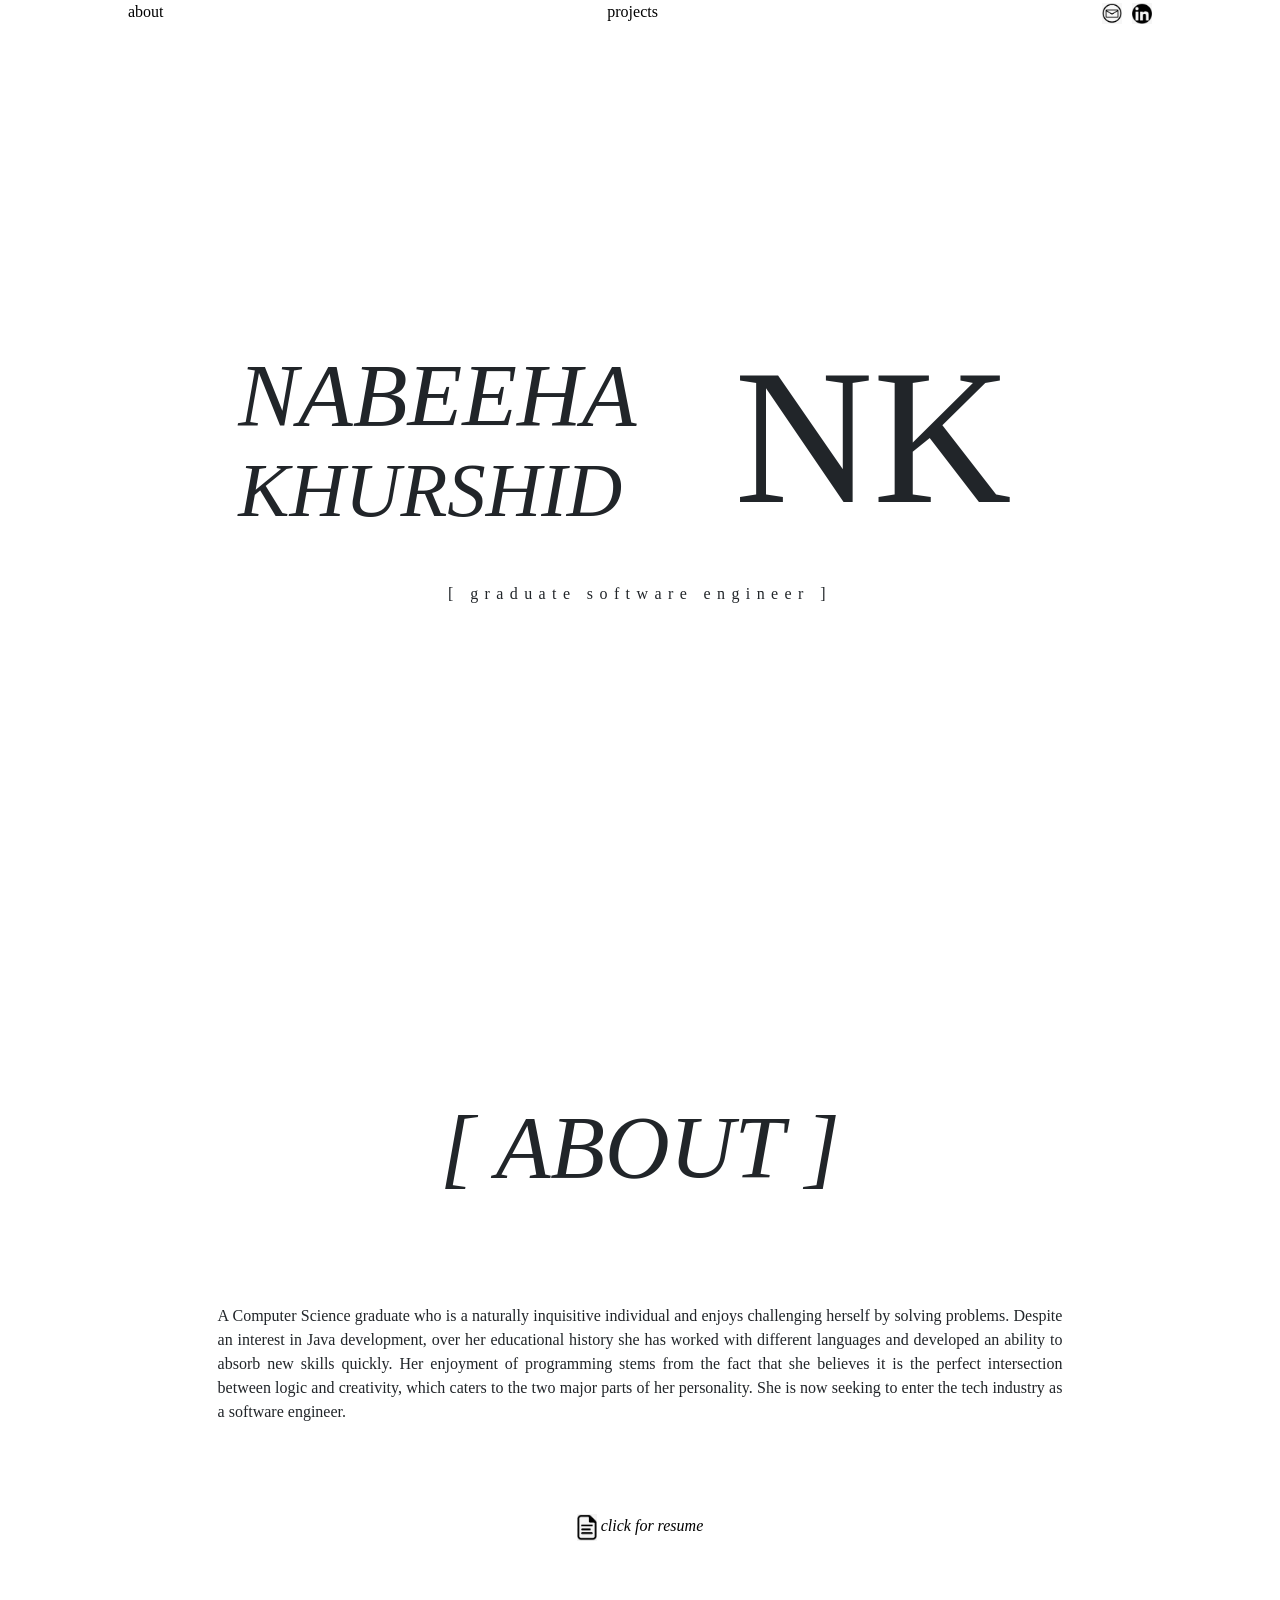
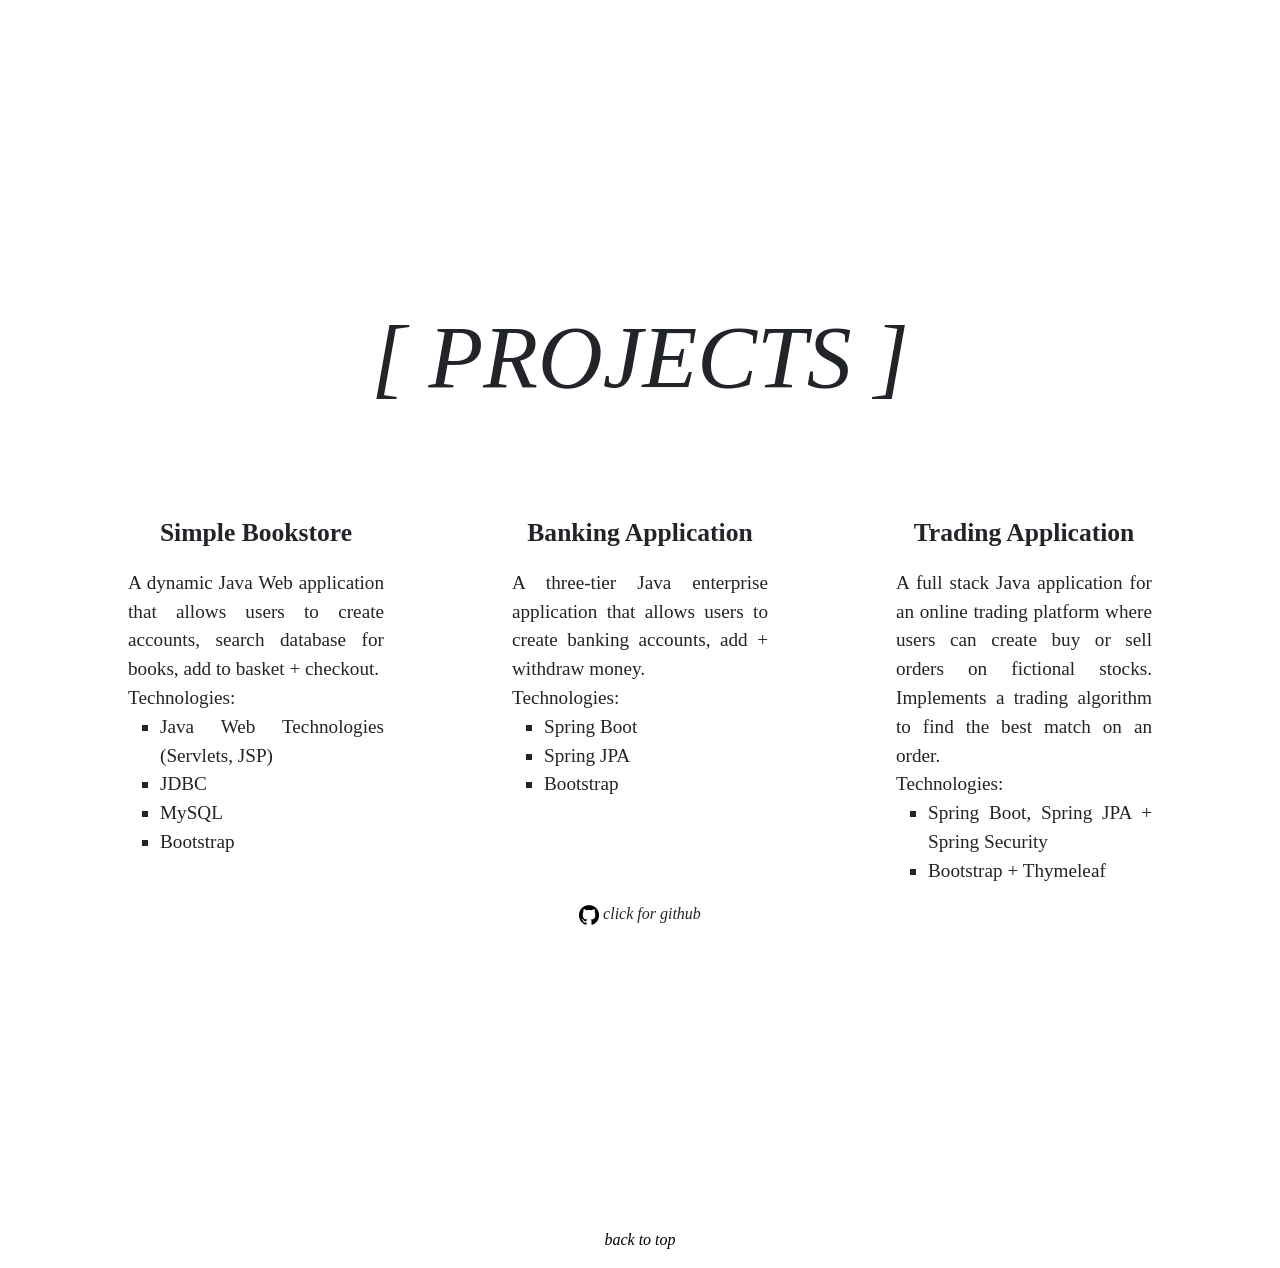
<file: index.html>
<!DOCTYPE html>
<html>
    <head>

        <link href="https://cdn.jsdelivr.net/npm/bootstrap@5.3.0-alpha3/dist/css/bootstrap.min.css" rel="stylesheet" integrity="sha384-KK94CHFLLe+nY2dmCWGMq91rCGa5gtU4mk92HdvYe+M/SXH301p5ILy+dN9+nJOZ" crossorigin="anonymous">
        <link href="resources/index.css" rel="stylesheet" type="text/css">
        <title>Nabeeha Khurshid</title>
    </head>
    <body>
        <nav id="nav">
            <div class="outer-nav">
                <div class="nav-item">
                    <a href="#about">about</a>
                </div>
                <div class="nav-item" >
                    <a href="#projects">projects</a>
                </div>
                <div class="nav-item">
                    <div class="">
                        <a href="mailto:nabeehak@icloud.com"><img class="contact-icon" src="resources/email.png" style="width: 20px; margin-right: .5vw;"></a>
                            <img class="contact-icon" src="resources/linkedin.png" onclick="window.open('https://linkedin.com/in/nabeeha-khurshid')" style="width: 20px;">
                    </div>
                </div>
            </div>
        </nav>
        <div style="display: flex; flex-direction: column; justify-content: center; height: 100vh;">
            <div class="home">
                <div class="name home-item">
                    <em>
                        <p class="name-item">NABEEHA</p>
                        <p class="name-item" style="font-size: 6vw;">KHURSHID</p>
                    </em>
                </div>
                <div class="home-item" style="font-size: 15vw;">
                    NK
                </div>  
            </div>
                <div style="text-align: center; letter-spacing: .5vw;"> [ graduate software engineer ]</div>
        </div>
        
        <div class="about" id="about">
            <div class="title" style="padding-top: 10vh;"><em>[ ABOUT ]</em></div>
            <div style="margin: 10vh 17vw; text-align: justify;">
                A Computer Science graduate who is a naturally inquisitive individual and enjoys challenging herself by solving problems. Despite an interest in Java development, over her educational history she has worked with different languages and developed an ability to absorb new skills quickly. Her enjoyment of programming stems from the fact that she believes it is the perfect intersection between logic and creativity, which caters to the two major parts of her personality. She is now seeking to enter the tech industry as a software engineer.
            </div>
            <p style="text-align: center;">
                <img src="resources/document.png"  style="width: 20px;">
                <em> <a href="/resources/resume-final-general.pdf" style="text-decoration: none; color: black;">click for resume</a></em>
            </p>
        </div>
        <div class="projects" id="projects">
            <div class="title"><em>[ PROJECTS ]</em></div>
            <div class="project-items">
                <div class="project-item">
                    <p style="font-size: 2vw; text-align: center;"><b>Simple Bookstore</b></p>
                    <div style="font-size: 1.5vw; text-align: justify;">
                        A dynamic Java Web application that allows users to create accounts, search database for books, add to basket + checkout.
                        <br>
                        Technologies:
                        <ul>
                            <li>Java Web Technologies (Servlets, JSP)</li>
                            <li>JDBC</li>
                            <li>MySQL</li>
                            <li>Bootstrap</li>
                        </ul>
                    </div>
                </div>
                <div class="project-item">
                    <p style="font-size: 2vw; text-align: center;"><b>Banking Application</b></p>
                    <div style="font-size: 1.5vw; text-align: justify;">
                        A three-tier Java enterprise application that allows users to create banking accounts, add + withdraw money.
                        <br>
                        Technologies:
                        <ul>
                            <li>Spring Boot</li>
                            <li>Spring JPA</li>
                            <li>Bootstrap</li>
                        </ul>
                    </div>
                </div>
                <div class="project-item">
                    <p style="font-size: 2vw; text-align: center;"><b>Trading Application</b></p>
                    <div style="font-size: 1.5vw; text-align: justify;">
                        A full stack Java application for an online trading platform where users can create buy or sell orders on fictional stocks. 
                        Implements a trading algorithm to find the best match on an order.
                        <br>
                        Technologies:
                        <ul>
                            <li>Spring Boot, Spring JPA + Spring Security</li>
                            <li>Bootstrap + Thymeleaf</li>
                        </ul>
                    </div>
                </div>
            </div>
            <p style="text-align: center;" onclick="window.open('https://github.com/noobella')">
                <img src="resources/githubicon.png"  style="width: 20px;">
                <em>click for github</em></p>
        </div>
        <footer>
            <p style="text-align: center; padding-top: 3vw;">
                <em><a href="#nav" style="text-decoration: none; color: black;">back to top</a></em>
            </p>
        </footer>
    </body>
</html>
</file>
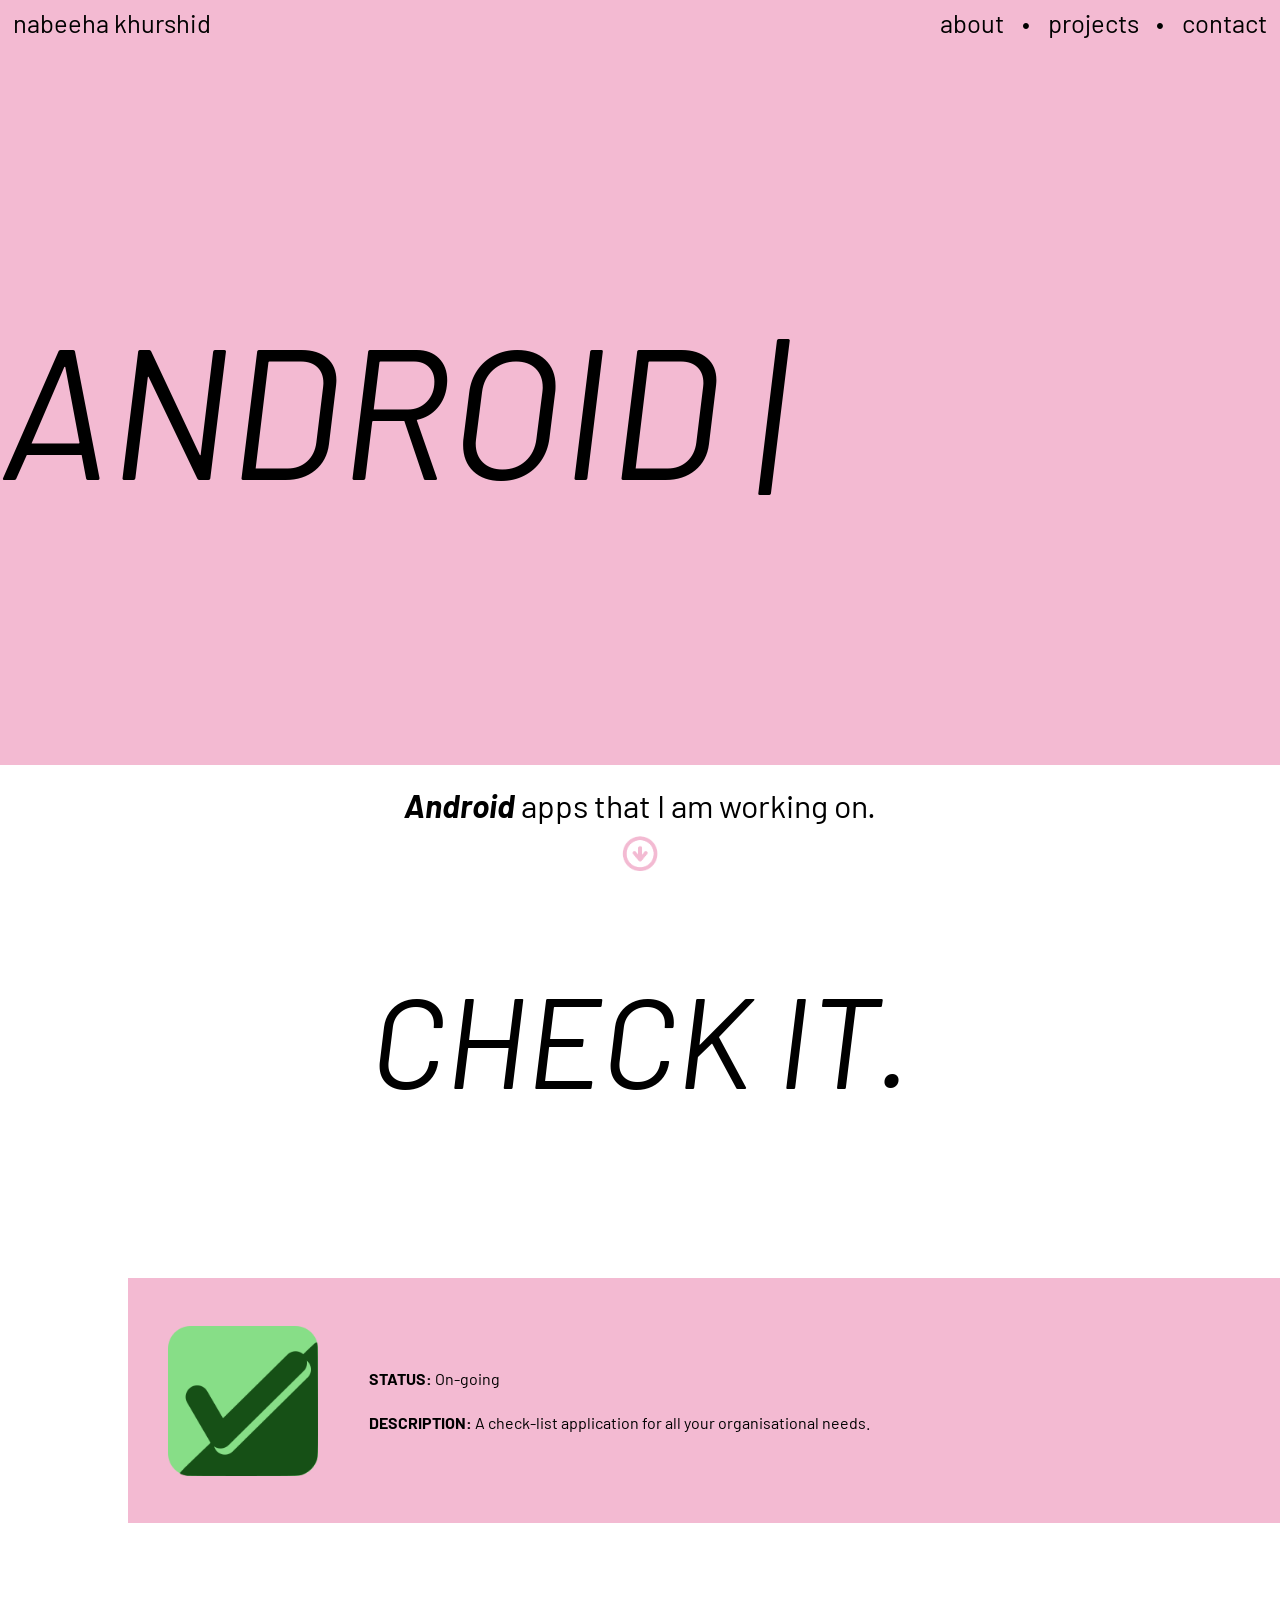
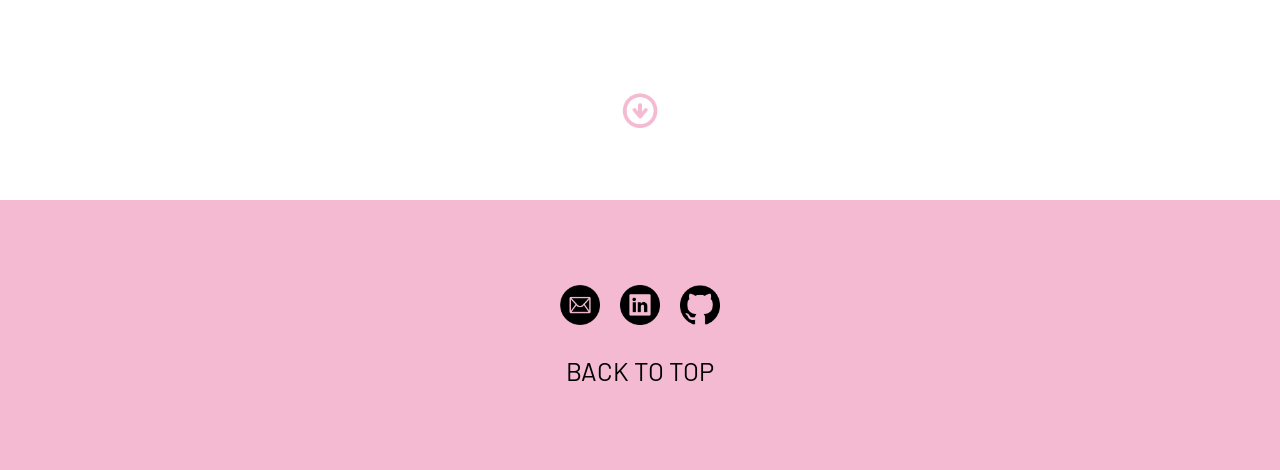
<file: source/html/portfolio-android.html>
<!DOCTYPE html>
<html>
    <head>
        <link href="../css/portfolio-android.css" rel="stylesheet" type="text/css">
        <link href="../css/portfolio-general-style.css" rel="stylesheet" type="text/css">
        <link href="https://fonts.googleapis.com/css2?family=Barlow:ital,wght@0,100;0,200;0,300;0,400;0,500;0,600;0,700;0,800;0,900;1,100;1,200;1,300;1,400;1,500;1,600;1,700;1,800;1,900&family=Montserrat+Subrayada:wght@400;700&display=swap" rel="stylesheet">
        <title>
            NK - Apps
        </title>
    </head>
    <body>
        <header class="flex-container" id="top">
            <p><a href="../../index.html#top">nabeeha khurshid</a></p>
            <nav>
                <span><a href="../../index.html#about-scroll">about</a></span> •
                <span><a href="../../index.html#project-scroll">projects</a></span> •
                <span><a href="#contact">contact</a></span>
            </nav>
        </header>
        <main>
            <div class="welcome content-box flex-container">
                <p class="box" id="welcome-title"></p>
            </div>
            <div class="flex-container intro-text">
                <p><b><i>Android</i></b> apps that I am working on.</p>
                <a href="#project-one"><img class="down-arrow-img" src="../../resources/downarrow.png"></a>
            </div>
            <div class="project content-box flex-container" id="project-one">
                <p class="box project-title">CHECK IT.</p>
                <div class="flex-container project-text">
                    <div class="box">
                        <img src="../../resources/check_it.png">
                        <div class="project-info">
                            <p><b>STATUS:</b> On-going</p>
                            <p><b>DESCRIPTION:</b> A check-list application for all your organisational needs.</p>
                        </div>
                    </div>
                </div>
                <a href="#contact"> <img class="down-arrow-img" src="../../resources/downarrow.png"></a>
            </div>
            <footer class="flex-container" id="contact">
                <div class="flex-container" id="image-box">
                    <img class="contact-icon" src="../../resources/emailicon.png">
                    <img class="contact-icon" src="../../resources/linkedinicon.png">
                    <img class="contact-icon" src="../../resources/githubicon.png">
                </div>
                <p><a href="#top">BACK TO TOP</a></p>
            </footer>
        </main>
    </body>
    <script>

        function textAppear(word, id){
            var repeat = '';
            var counter = 0;
            var interval = setInterval(frame, 150);
            function frame() {
                if(counter < word.length){
                    repeat += word[counter]
                    document.getElementById(id).innerHTML = repeat + '|';
                    counter++;
                }else{
                    document.getElementById(id).innerHTML = word;
                    clearInterval(interval);
                }
            } 
        }

        function blinker(word, id){
            var interval = setInterval(frame, 600);
            function frame(){
            if(document.getElementById(id).innerHTML === word){
                document.getElementById(id).innerHTML = word + '|';
            }else{
                document.getElementById(id).innerHTML = word;   
                }
            }
        }

        function setAndroidTitle(){
            textAppear('ANDROID APPS.', 'welcome-title');
            setTimeout(function() {blinker('ANDROID APPS.', 'welcome-title');}, 1250);
        }
        
        setAndroidTitle();
        
    </script>
</html>
</file>
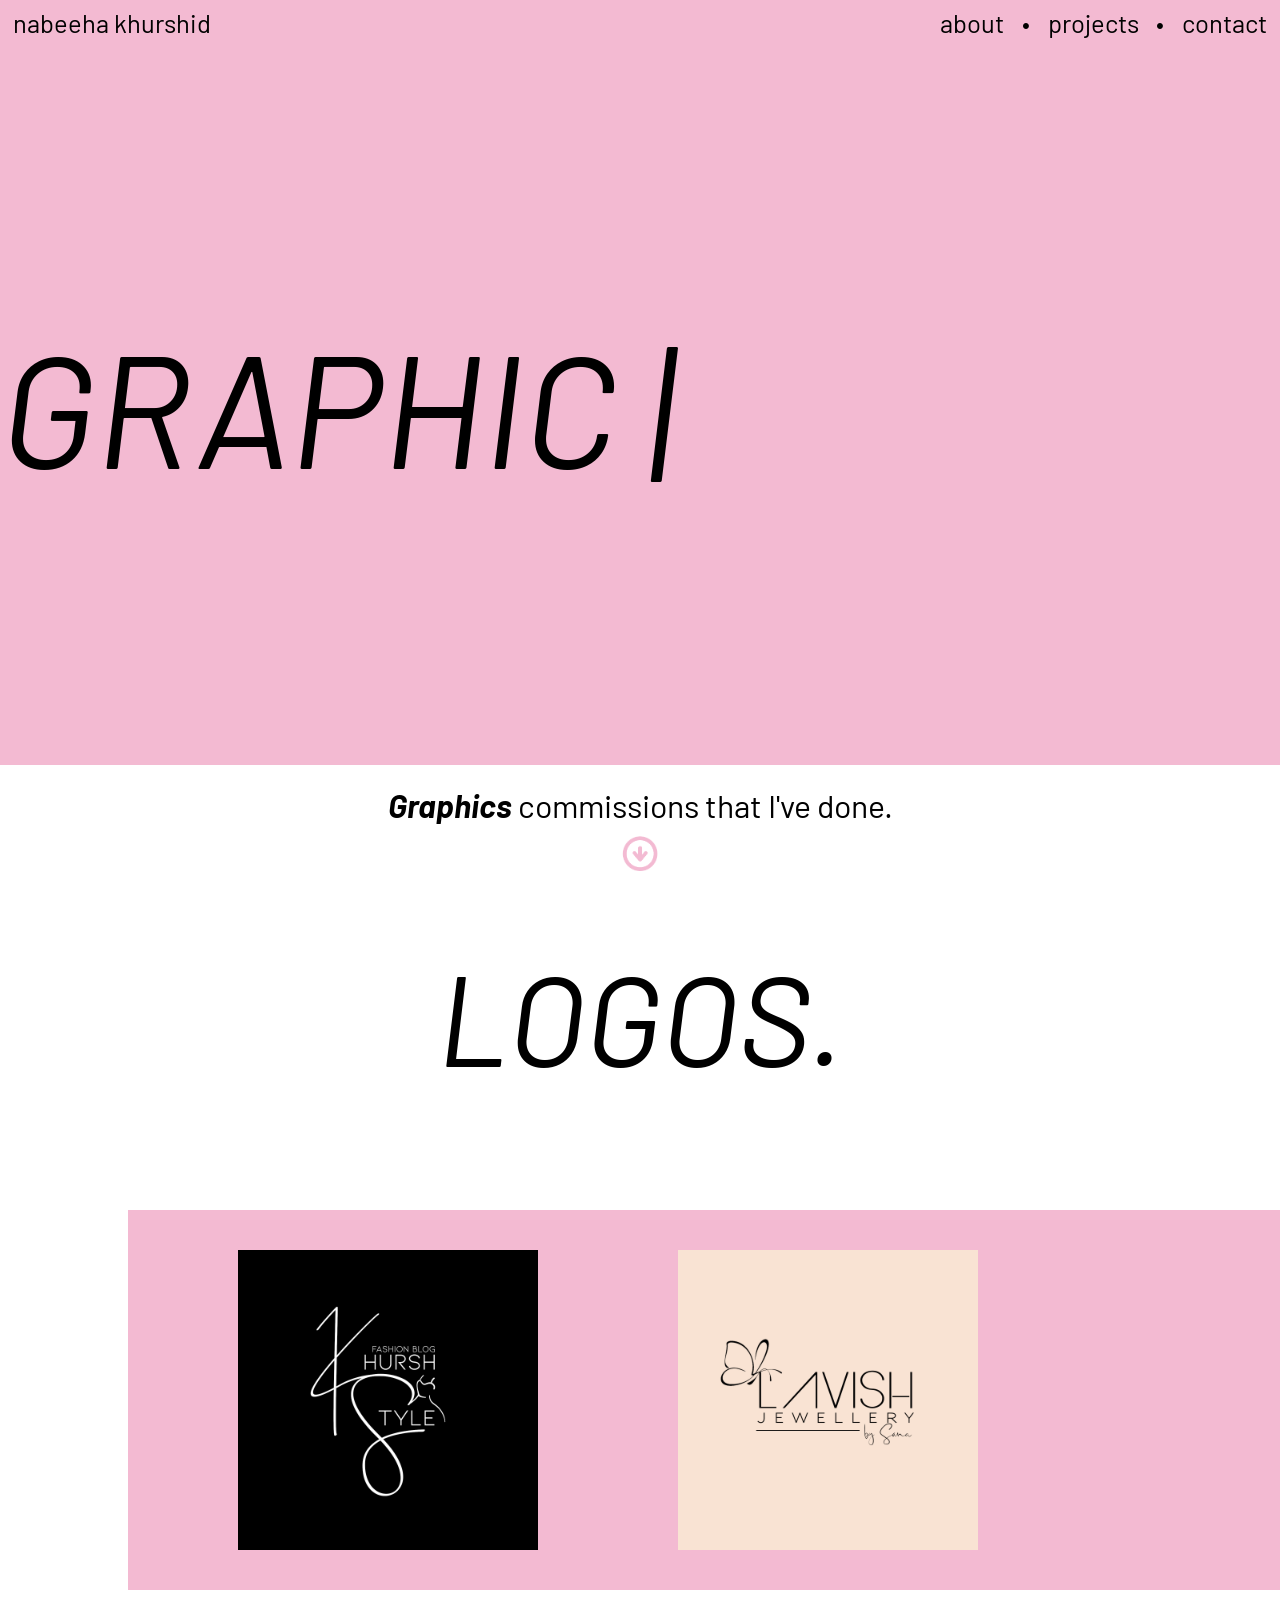
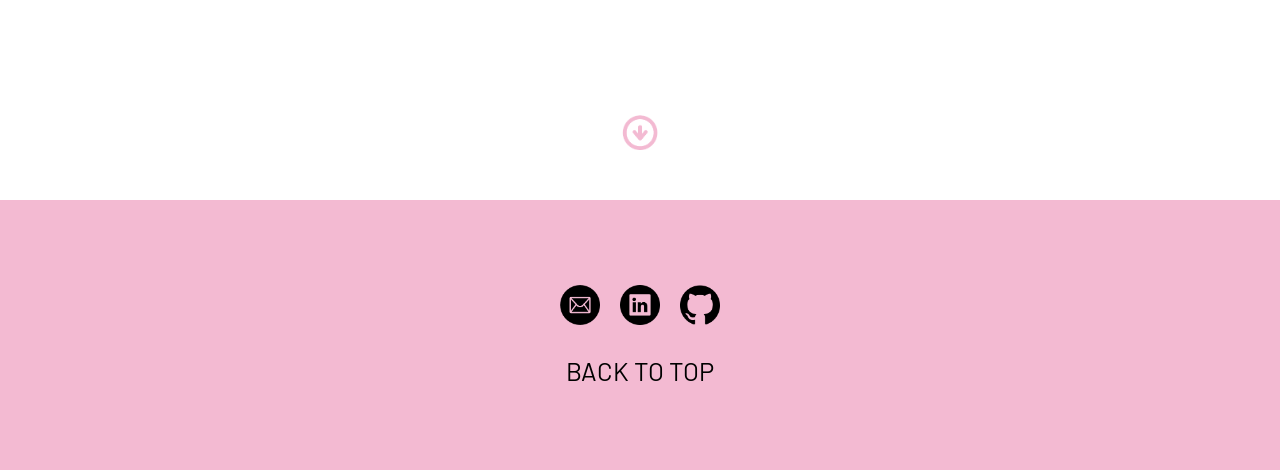
<file: source/html/portfolio-graphics.html>
<!DOCTYPE html>
<html>
    <head>
        <link href="../css/portfolio-graphics.css" rel="stylesheet" type="text/css">
        <link href="../css/portfolio-general-style.css" rel="stylesheet" type="text/css">
        <link href="https://fonts.googleapis.com/css2?family=Barlow:ital,wght@0,100;0,200;0,300;0,400;0,500;0,600;0,700;0,800;0,900;1,100;1,200;1,300;1,400;1,500;1,600;1,700;1,800;1,900&family=Montserrat+Subrayada:wght@400;700&display=swap" rel="stylesheet">
        <title>
            NK - Graphics
        </title>
    </head>
    <body>
        <header class="flex-container" id="top">
            <p><a href="../../index.html#top">nabeeha khurshid</a></p>
            <nav>
                <span><a href="../../index.html#about-scroll">about</a></span> •
                <span><a href="../../index.html#project-scroll">projects</a></span> •
                <span><a href="#contact">contact</a></span>
            </nav>
            </nav>
        </header>
        <main>
            <div class="welcome content-box flex-container">
                <p class="box" id="welcome-title"></p>
            </div>
            <div class="flex-container intro-text">
                <p> <b><i>Graphics</i></b> commissions that I've done.</p>
                <a href="#project-one"><img class="down-arrow-img" src="../../resources/downarrow.png"></a>
            </div>
            <div class="project content-box flex-container" id="project-one">
                <p class="box project-title">LOGOS.</p>
                <div class="flex-container project-text">
                    <div class="box image">
                        <img src="../../resources/khurshstylenew3.png">
                        <img src="../../resources/lavishjewellery.png">
                        <div class="project-info">
                        </div>
                    </div>
                </div>
                <a href="#contact"> <img class="down-arrow-img" src="../../resources/downarrow.png"></a>
            </div>
            <footer class="flex-container" id="contact">
                <div class="flex-container" id="image-box">
                    <img class="contact-icon" src="../../resources/emailicon.png">
                    <img class="contact-icon" src="../../resources/linkedinicon.png">
                    <img class="contact-icon" src="../../resources/githubicon.png">
                </div>
                <p><a href="#top">BACK TO TOP</a></p>
            </footer>
        </main>
    </body>
    <script>

        function textAppear(word, id){
            var repeat = '';
            var counter = 0;
            var interval = setInterval(frame, 150);
            function frame() {
                if(counter < word.length){
                    repeat += word[counter]
                    document.getElementById(id).innerHTML = repeat + '|';
                    counter++;
                }else{
                    document.getElementById(id).innerHTML = word;
                    clearInterval(interval);
                }
            } 
        }

        function blinker(word, id){
            var interval = setInterval(frame, 600);
            function frame(){
            if(document.getElementById(id).innerHTML === word){
                document.getElementById(id).innerHTML = word + '|';
            }else{
                document.getElementById(id).innerHTML = word;   
                }
            }
        }

        function setGraphicsTitle(){
            textAppear('GRAPHIC DESIGN.', 'welcome-title');
            setTimeout(function() {blinker('GRAPHIC DESIGN.', 'welcome-title');}, 1400);
        }
        
        setGraphicsTitle();
        
    </script>
</html>
</file>
<file: resources/index.css>
body {
    font-family: 'Times New Roman', Times, serif;
}

nav {
    width: 100vw;
    height: 10vh;
}

.outer-nav {
    display: flex;
    justify-content: space-between;
}

.nav-item {
    padding: 0 10vw;
}

.nav-item a {
    text-decoration: none;
    color: black;
}

.home {
    display: flex;
    justify-content: center;
    margin-top: -20vh;
}

.name {
    font-size: 7vw;
    display: flex;
    justify-content: center;
    flex-direction: column;
    
}

.name-item {
    padding: 0px;
    margin: -30px;
}

.home-item {
    padding: 0vw 5vw 0vw 5vw;
}

.title {
    font-size: 7vw;
    text-align: center;
}

.about {
    height: 100vh;
}

.projects {
    height: 100vh;
}


ul {
    list-style-type: square;
  }

.project-items {
    display: flex;
    flex-direction: row;
    justify-content: center;
    margin-top: 10vh;
}

.project-item {
    width: 30vw;
    padding: 0 5vw;
}

.contact {
    height: 100vh;
}

.contact-items {
    display: flex;
    flex-direction: row;
    justify-content: center;
    margin-top: 10vh;
}
</file>
<file: source/css/portfolio-android.css>
html{
    scroll-behavior: smooth;
    height: 100vh;
}

body{
    margin: unset;
    padding: unset;
    width: 100vw;
    height: 100vh;
    min-height: 600px;
    font-family: 'Barlow', sans-serif;
}

/*TO DO: adjust sizing*/
@media only screen and (max-height: 600px){

    header p{
        display: none;
    }

    nav{
        display: none;
    }

    .down-arrow-img{
        display: none;
    }

}

.flex-container{
    display: flex;
    justify-content: center;
    flex-wrap: wrap;
}

.content-box{
    width: 100vw;
    height: 80vh;
}

p{
    margin: 0;
    padding: 0;
}

a{
    text-decoration: none;
    color: black;
}

.box{
    display: flex;
    box-sizing: border-box;
    height: auto;
    overflow: visible;
    align-items: center;
}

.down-arrow-img{
    height: 50px;
}

/* Header Section */

header {
    width: 100%;
    height: 5vh;
    background-color: #f3bad2;
    opacity: 1;
    font-size: 2vw;
    align-items: center;
}

header p{
    margin: unset;
    padding: unset;
    margin-left: 0.5em;
}

nav{
    flex-grow: 1;
    text-align: right;
}

nav span{
    padding: 0.5em;
}

/* Title section */

.welcome{
    align-items: center;
    background-color: #f3bad2;
}

#welcome-title{
    font-size: 14.5vw;
    font-style: italic;
    width: 100vw;
}

.intro-text{
    height: 15vh;
    align-items: center;
    flex-direction: column;
    font-size: 2.5vw;
}

.intro-text p{
    margin: 5px;
}

/* Project One Section */

.project{
    height: 100vh;
    align-items: center;
}

.project-title{
    font-size: 10vw;
    font-style: italic;
}

.project-text{
    width: 100vw;
    flex-direction: column;
    align-items: flex-end;
    overflow: visible;
}

.project-text .box{
    width: 90vw;
    margin-top: 40px;
    margin-bottom: 40px;
    padding: 40px;
    background-color: #f3bad2;
}

.project-text img{
    height: 150px;
}

.project-info{
    margin: 2vw;
}

.project-info p{
    margin: 2vw;
}

.project-info img{
    height: 50px;
    margin: 10px;
}

/*Footer Section*/

footer{
    flex-direction: column;
    height: 30vh;
    background-color: #f3bad2;
}

.contact-icon{
    height: 40px;
    margin: 10px;
}

#contact p{
    font-size: 2vw;
    margin: 10px;
    margin-top: 20px;
    text-align: center;
}
</file>
<file: source/css/portfolio-general-style.css>

</file>
<file: source/css/portfolio-graphics.css>
html{
    scroll-behavior: smooth;
    height: 100vh;
}

body{
    margin: unset;
    padding: unset;
    width: 100vw;
    height: 100vh;
    min-height: 600px;
    font-family: 'Barlow', sans-serif;
}

/*TO DO: adjust sizing*/
@media only screen and (max-height: 600px){

    header p{
        display: none;
    }

    nav{
        display: none;
    }

    .down-arrow-img{
        display: none;
    }

}

.flex-container{
    display: flex;
    justify-content: center;
    flex-wrap: wrap;
}

.content-box{
    width: 100vw;
    height: 80vh;
}

p{
    margin: 0;
    padding: 0;
}

a{
    text-decoration: none;
    color: black;
}

.box{
    display: flex;
    box-sizing: border-box;
    height: auto;
    overflow: visible;
    align-items: center;
}

.down-arrow-img{
    height: 50px;
}

/* Header Section */

header {
    width: 100%;
    height: 5vh;
    background-color: #f3bad2;
    opacity: 1;
    font-size: 2vw;
    align-items: center;
}

header p{
    margin: unset;
    padding: unset;
    margin-left: 0.5em;
}

nav{
    flex-grow: 1;
    text-align: right;
}

nav span{
    padding: 0.5em;
}

/* Title section */

.welcome{
    align-items: center;
    background-color: #f3bad2;
}

#welcome-title{
    font-size: 12.5vw;
    font-style: italic;
    width: 100vw;
}

.intro-text{
    height: 15vh;
    align-items: center;
    flex-direction: column;
    font-size: 2.5vw;
}

.intro-text p{
    margin: 5px;
}

/* Project One Section */

.project{
    height: 100vh;
    align-items: center;
}

.project-title{
    font-size: 10vw;
    font-style: italic;
}

.project-text{
    width: 100vw;
    flex-direction: column;
    align-items: flex-end;
    overflow: visible;
}

.project-text .box{
    width: 90vw;
    margin-top: 40px;
    margin-bottom: 40px;
    padding: 40px;
    background-color: #f3bad2;
}

.project-text img{
    height: 300px;
}

.image{
    justify-content: space-around;
}

.project-info{
    margin: 2vw;
}

.project-info p{
    margin: 2vw;
}

.project-info img{
    height: 50px;
    margin: 10px;
}

/*Footer Section*/

footer{
    flex-direction: column;
    height: 30vh;
    background-color: #f3bad2;
}

.contact-icon{
    height: 40px;
    margin: 10px;
}

#contact p{
    font-size: 2vw;
    margin: 10px;
    margin-top: 20px;
    text-align: center;
}
</file>
